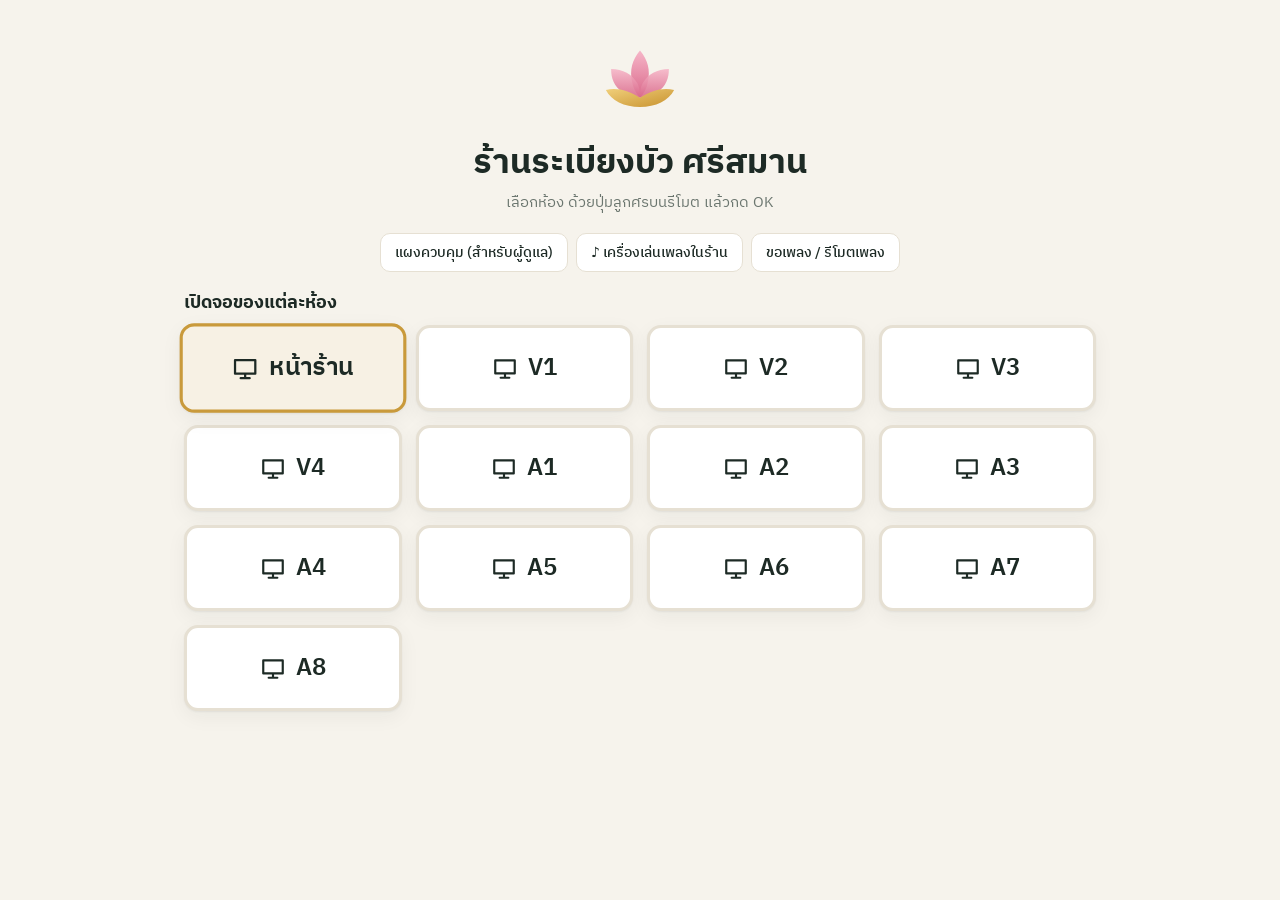
<file: index.html>
<!doctype html>
<html lang="th">
<head>
  <meta charset="utf-8">
  <meta name="viewport" content="width=device-width, initial-scale=1">
  <title>ร้านระเบียงบัว ศรีสมาน — ระบบจอ</title>
  <link rel="preconnect" href="https://fonts.googleapis.com">
  <link rel="preconnect" href="https://fonts.gstatic.com" crossorigin>
  <link href="https://fonts.googleapis.com/css2?family=IBM+Plex+Sans+Thai:wght@400;500;600;700&display=swap" rel="stylesheet">
  <link rel="icon" href="assets/img/lotus.svg" type="image/svg+xml">
  <meta name="theme-color" content="#0e1f1a">
  <link rel="manifest" href="manifest.json">
  <link rel="apple-touch-icon" href="assets/img/icons/apple-touch-icon.png">
  <link rel="stylesheet" href="assets/css/admin.css">
  <style>
    .hero { max-width: 960px; margin: 0 auto; padding: 40px 24px 20px; text-align: center; }
    .hero img { width: 84px; height: 84px; }
    .hero h1 { font-size: 34px; margin-top: 10px; }
    .hero p { color: var(--muted); margin: 8px 0 18px; }
    .resume { max-width: 960px; margin: 0 auto 16px; padding: 0 24px; }
    .resume .banner { justify-content: center; font-size: 18px; }
    h3.sub { max-width: 960px; margin: 0 auto 12px; padding: 0 24px; }
    .tvs { max-width: 960px; margin: 0 auto; padding: 0 24px 48px; display: grid; grid-template-columns: repeat(4, 1fr); gap: 14px; }
    .tvs a {
      padding: 22px 16px; text-decoration: none; color: var(--ink);
      display: flex; gap: 10px; align-items: center; justify-content: center;
      font-size: 24px; font-weight: 600; outline: none; border-width: 3px;
    }
    .tvs a svg { width: 26px; height: 26px; }
    .tvs a:hover, .tvs a:focus { border-color: var(--gold); background: color-mix(in srgb, var(--gold) 14%, var(--surface)); transform: scale(1.04); }
    .tvs a.mine::after { content: 'ห้องนี้'; font-size: 12px; font-weight: 500; color: var(--gold); }
    @media (max-width: 640px) { .tvs { grid-template-columns: repeat(2, 1fr); } }
  </style>
</head>
<body>
  <section class="hero">
    <img src="assets/img/lotus.svg" alt="">
    <h1 id="shop">ร้านระเบียงบัว ศรีสมาน</h1>
    <p>เลือกห้อง ด้วยปุ่มลูกศรบนรีโมต แล้วกด OK</p>
    <div class="row" style="justify-content:center">
      <a class="btn" href="admin.html">แผงควบคุม (สำหรับผู้ดูแล)</a>
      <a class="btn" href="music.html">♪ เครื่องเล่นเพลงในร้าน</a>
      <a class="btn" href="request.html">ขอเพลง / รีโมตเพลง</a>
    </div>
  </section>
  <div class="resume hidden" id="resume"><div class="banner">กำลังเปิดจอห้อง <b id="resumeRoom"></b> ใน <b id="resumeSec">15</b> วินาที — กดปุ่มใดก็ได้เพื่อเลือกห้องอื่น</div></div>
  <h3 class="sub">เปิดจอของแต่ละห้อง</h3>
  <section class="tvs" id="tvs"></section>
  <script src="assets/js/common.js"></script>
  <script>
    // Register the service worker here too, so the start page is installable as an app
    if ('serviceWorker' in navigator && location.protocol !== 'file:') {
      navigator.serviceWorker.register('sw.js').catch(() => {});
    }

    const ROOM_KEY = 'rb_room';
    let saved = null;
    try { saved = localStorage.getItem(ROOM_KEY); } catch (_) {}

    fetch(RB.CONFIG_PATH + '?t=' + Date.now(), { cache: 'no-store' })
      .then(r => r.json()).catch(() => null)
      .then(raw => {
        const cfg = RB.normalize(raw);
        document.getElementById('shop').textContent = cfg.shop.name;
        const box = document.getElementById('tvs');
        box.innerHTML = cfg.screens.concat(cfg.rooms).map(r =>
          `<a class="card${String(r.id) === saved ? ' mine' : ''}" href="tv.html?room=${encodeURIComponent(r.id)}"><svg viewBox="0 0 24 24"><path d="M3 5h18v12H3z M8 21h8 M12 17v4"/></svg>${RB.esc(r.name)}</a>`
        ).join('');
        const tiles = [...box.querySelectorAll('a')];
        (box.querySelector('.mine') || tiles[0]).focus();

        // TV remote: arrow keys move between tiles (browsers on Android boxes have no spatial navigation)
        document.addEventListener('keydown', e => {
          const i = tiles.indexOf(document.activeElement);
          const cols = getComputedStyle(box).gridTemplateColumns.split(' ').length;
          const step = { ArrowRight: 1, ArrowLeft: -1, ArrowDown: cols, ArrowUp: -cols }[e.key];
          if (step === undefined) return;
          e.preventDefault();
          const next = tiles[Math.min(tiles.length - 1, Math.max(0, (i < 0 ? 0 : i + step)))];
          next.focus();
        });

        // Remembered room: open it automatically, unless we got here with the Back button
        const nav = performance.getEntriesByType('navigation')[0];
        const cameBack = nav && nav.type === 'back_forward';
        const room = saved && cfg.rooms.find(r => String(r.id) === saved);
        if (!room || cameBack || location.search.includes('pick')) return;
        document.getElementById('resume').classList.remove('hidden');
        document.getElementById('resumeRoom').textContent = room.name;
        let sec = 15;
        const t = setInterval(() => {
          sec--;
          document.getElementById('resumeSec').textContent = sec;
          if (sec <= 0) { clearInterval(t); location.href = 'tv.html?room=' + encodeURIComponent(room.id); }
        }, 1000);
        const cancel = () => { clearInterval(t); document.getElementById('resume').classList.add('hidden'); };
        document.addEventListener('keydown', cancel, { once: true });
        document.addEventListener('pointerdown', cancel, { once: true });
      });
  </script>
</body>
</html>
</file>
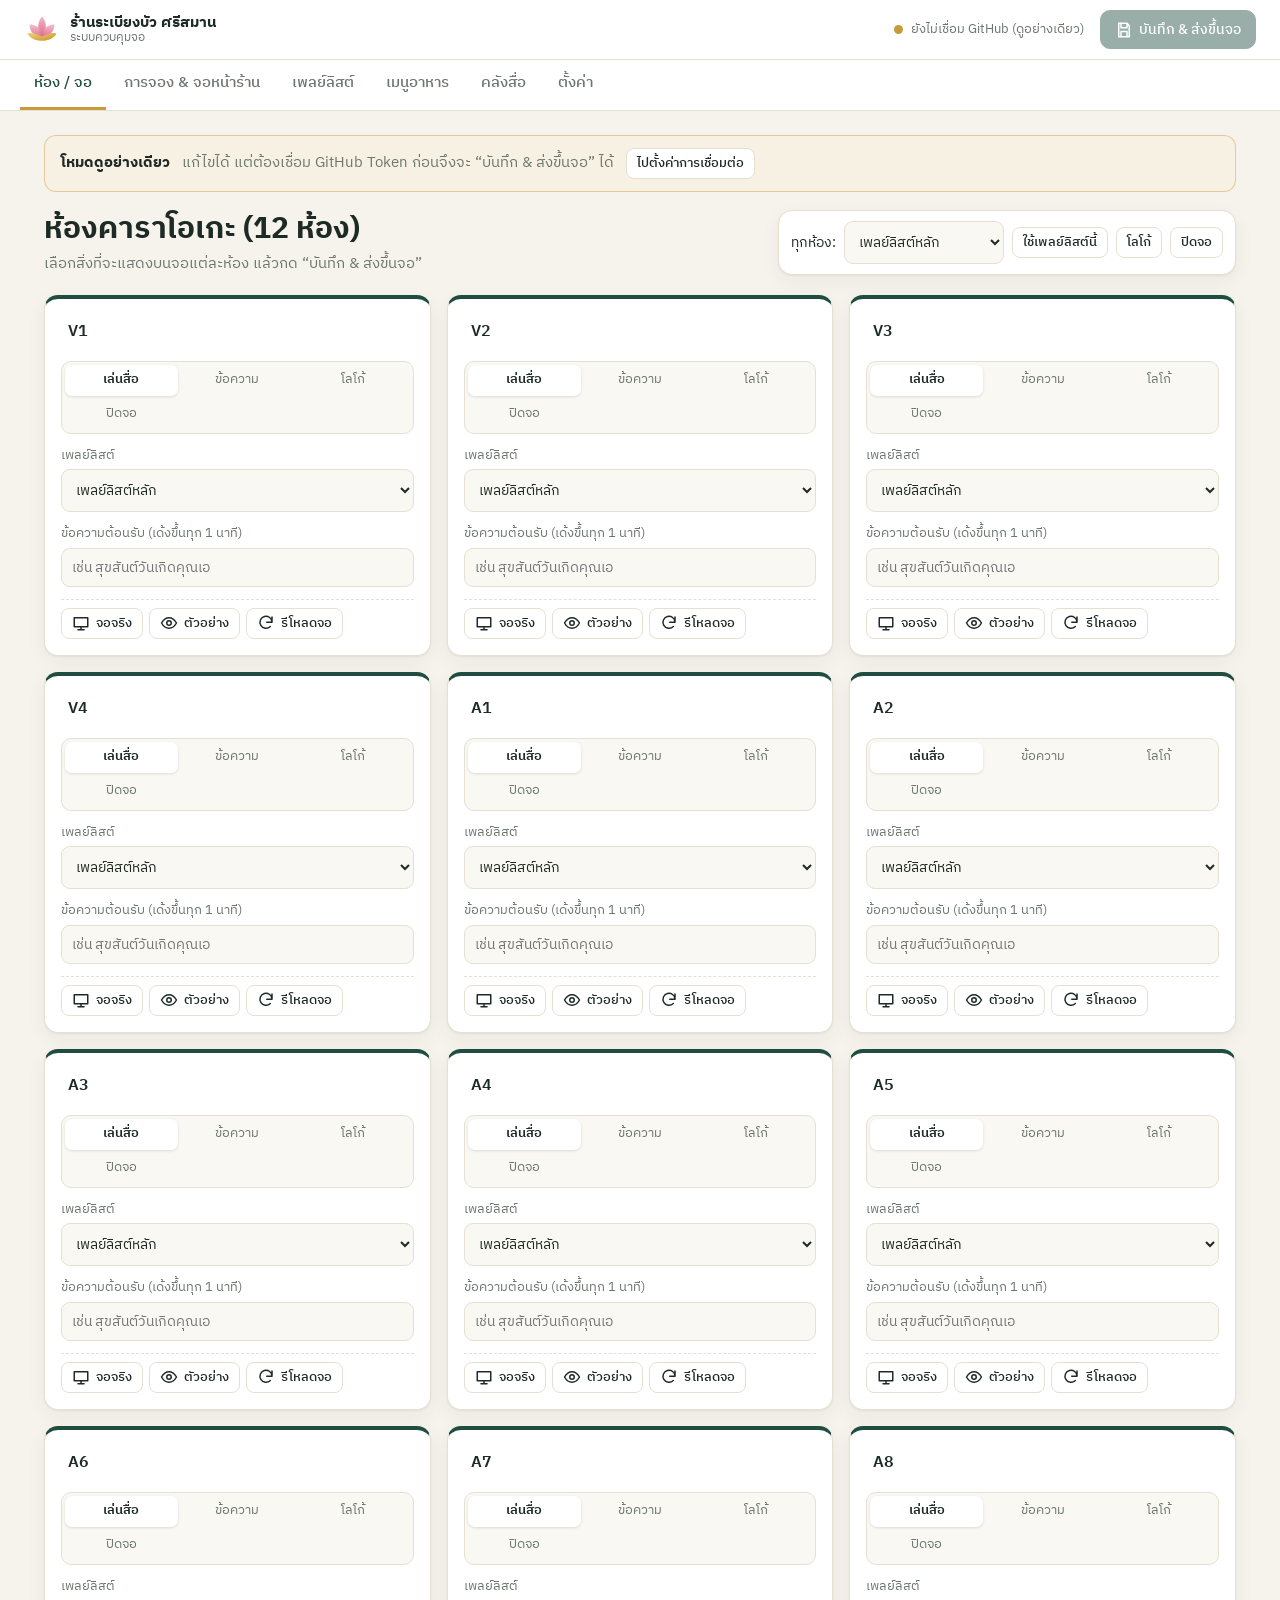
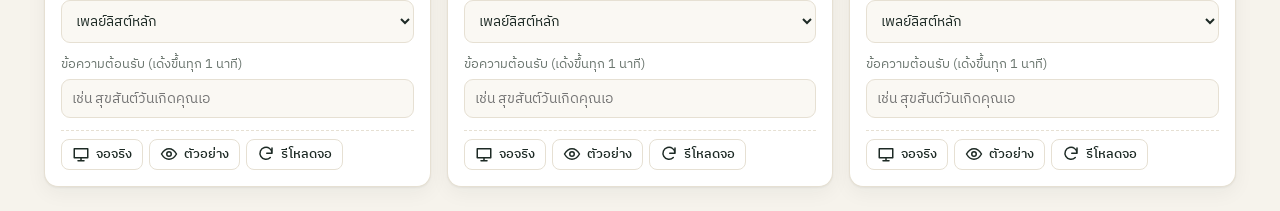
<file: admin.html>
<!doctype html>
<html lang="th">
<head>
  <meta charset="utf-8">
  <meta name="viewport" content="width=device-width, initial-scale=1">
  <title>แผงควบคุมจอ — ร้านระเบียงบัว ศรีสมาน</title>
  <link rel="preconnect" href="https://fonts.googleapis.com">
  <link rel="preconnect" href="https://fonts.gstatic.com" crossorigin>
  <link href="https://fonts.googleapis.com/css2?family=IBM+Plex+Sans+Thai:wght@400;500;600;700&display=swap" rel="stylesheet">
  <link rel="icon" href="assets/img/lotus.svg" type="image/svg+xml">
  <link rel="stylesheet" href="assets/css/admin.css">
</head>
<body>
  <header class="topbar">
    <a class="brand" href="./"><img src="assets/img/lotus.svg" alt=""><span><b id="brandName">ร้านระเบียงบัว ศรีสมาน</b><small>ระบบควบคุมจอ</small></span></a>
    <div class="conn" id="conn"><span class="dot"></span><span id="connText">กำลังโหลด…</span></div>
    <button class="btn primary save" id="saveBtn" data-act="save" disabled>
      <svg viewBox="0 0 24 24"><path d="M5 3h11l3 3v15H5z M8 3v6h8V3 M8 21v-7h8v7"/></svg>
      <span id="saveText">บันทึก &amp; ส่งขึ้นจอ</span>
    </button>
  </header>

  <nav class="tabs" id="tabs">
    <button data-tab="rooms" class="on">ห้อง / จอ</button>
    <button data-tab="bookings">การจอง &amp; จอหน้าร้าน</button>
    <button data-tab="playlists">เพลย์ลิสต์</button>
    <button data-tab="menu">เมนูอาหาร</button>
    <button data-tab="media">คลังสื่อ</button>
    <button data-tab="settings">ตั้งค่า</button>
  </nav>

  <main id="view" class="view"></main>

  <div id="modal" class="modal hidden" role="dialog" aria-modal="true"><div class="modal-box" id="modalBox"></div></div>
  <div id="progress" class="progress hidden"><div class="spinner"></div><div id="progressText"></div></div>
  <div id="toast" class="toast"></div>
  <input type="file" id="fileInput" accept="image/*,video/mp4,video/webm" multiple hidden>

  <script src="assets/js/common.js"></script>
  <script src="assets/js/github.js"></script>
  <script src="assets/js/server.js"></script>
  <script src="assets/js/admin.js"></script>
</body>
</html>
</file>
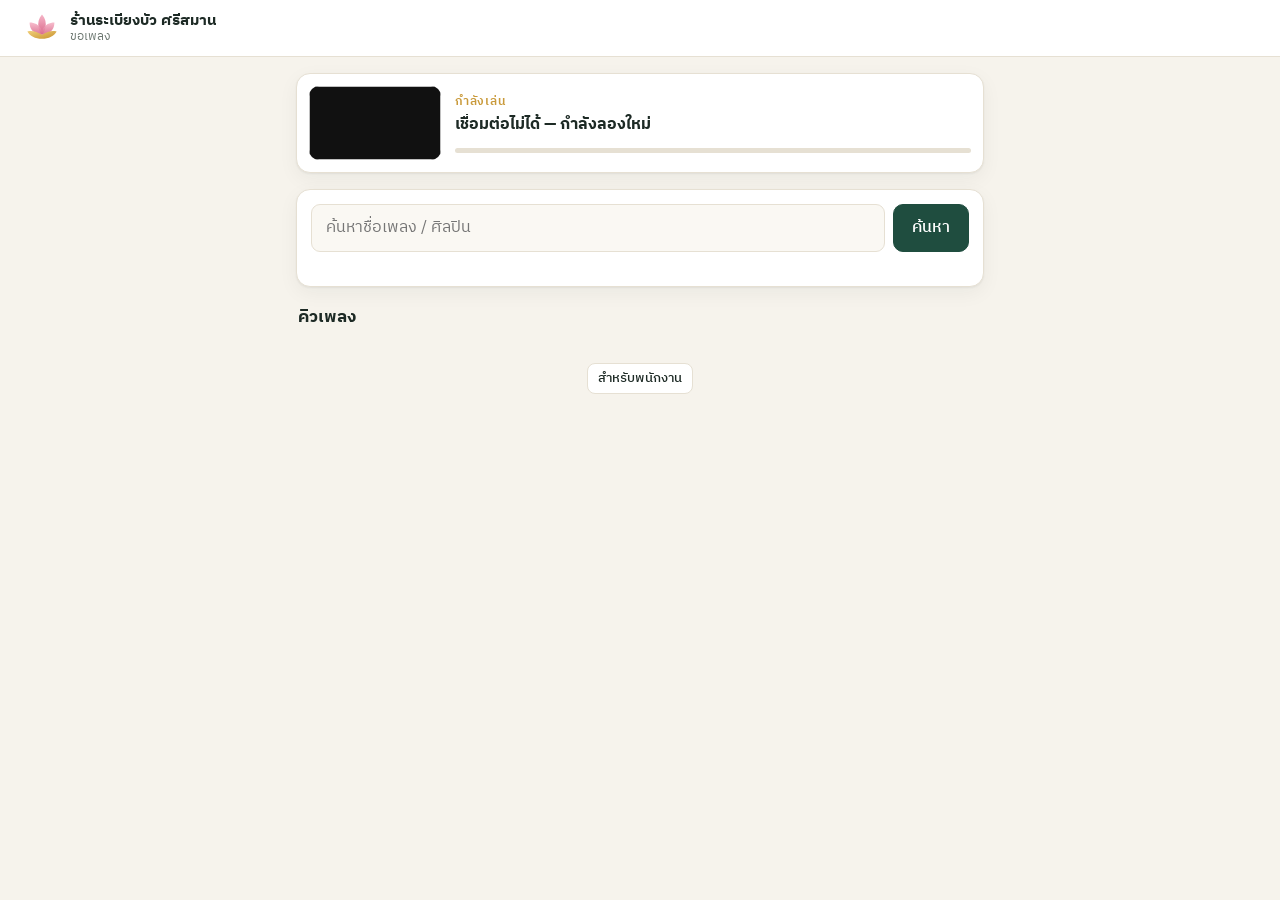
<file: request.html>
<!doctype html>
<html lang="th">
<head>
  <meta charset="utf-8">
  <meta name="viewport" content="width=device-width, initial-scale=1">
  <meta name="theme-color" content="#1f4d3f">
  <title>ขอเพลง — ร้านระเบียงบัว ศรีสมาน</title>
  <link rel="preconnect" href="https://fonts.googleapis.com">
  <link rel="preconnect" href="https://fonts.gstatic.com" crossorigin>
  <link href="https://fonts.googleapis.com/css2?family=IBM+Plex+Sans+Thai:wght@400;500;600;700&display=swap" rel="stylesheet">
  <link rel="icon" href="assets/img/lotus.svg" type="image/svg+xml">
  <link rel="manifest" href="request-manifest.json">
  <link rel="apple-touch-icon" href="assets/img/icons/apple-touch-icon.png">
  <meta name="apple-mobile-web-app-capable" content="yes">
  <meta name="mobile-web-app-capable" content="yes">
  <meta name="apple-mobile-web-app-title" content="ขอเพลง">
  <link rel="stylesheet" href="assets/css/admin.css">
  <link rel="stylesheet" href="assets/css/request.css">
</head>
<body>
  <header class="topbar">
    <a class="brand" href="request.html"><img src="assets/img/lotus.svg" alt=""><span><b id="shop">ร้านระเบียงบัว ศรีสมาน</b><small>ขอเพลง</small></span></a>
    <button class="btn small hidden" id="installBtn" data-act="install">📲 ติดตั้งแอป</button>
    <button class="btn small hidden" id="meBtn" data-act="profile"></button>
  </header>

  <main class="rq">
    <section class="card now-card" id="nowCard">
      <img id="nowThumb" alt="">
      <div class="now-info">
        <small id="nowLabel">กำลังเล่น</small>
        <b id="nowTitle">กำลังโหลด…</b>
        <span id="nowBy" class="muted small-text"></span>
        <div class="pbar"><i id="nowBar"></i></div>
      </div>
    </section>

    <section class="card staff-ctl hidden" id="staffCtl">
      <button class="btn" data-act="toggle" id="playBtn">⏸ หยุด</button>
      <button class="btn" data-act="skip">⏭ ข้าม</button>
      <label class="vol">🔈<input type="range" min="0" max="100" step="5" id="vol"><span id="volText"></span></label>
      <span class="small-text" id="playerState"></span>
    </section>

    <div class="banner warn hidden" id="closed">ตอนนี้ปิดรับขอเพลงชั่วคราว</div>

    <section class="card search-card" id="searchCard">
      <form id="searchForm" class="search-row">
        <input id="q" type="search" enterkeyhint="search" autocomplete="off" placeholder="ค้นหาชื่อเพลง / ศิลปิน">
        <button class="btn primary" type="submit">ค้นหา</button>
      </form>
      <p class="small-text muted hint" id="hint"></p>
      <div id="results" class="results"></div>
    </section>

    <section class="card lib-card hidden" id="libCard">
      <button class="lib-head" data-act="libToggle" id="libHead">
        <span>📁 รายชื่อเพลงในร้าน <small class="muted" id="libCount"></small></span><span class="lib-arrow" id="libArrow">ดูทั้งหมด ▾</span>
      </button>
      <div id="libBody" class="hidden">
        <div id="libList" class="lib-list"></div>
        <button class="btn hidden" data-act="libMore" id="libMore">โหลดเพิ่ม</button>
      </div>
    </section>

    <section>
      <h3 class="sec-title">คิวเพลง <small class="muted" id="qCount"></small></h3>
      <ol id="queue" class="qlist"></ol>
    </section>

    <section id="histSec" class="hidden">
      <h3 class="sec-title">เพิ่งเล่นไป</h3>
      <ol id="history" class="qlist hist"></ol>
    </section>

    <section class="card staff-set hidden" id="staffSet"></section>

    <footer class="rq-foot">
      <button class="btn small" data-act="staff" id="staffBtn">สำหรับพนักงาน</button>
    </footer>
  </main>

  <div id="modal" class="modal hidden" role="dialog" aria-modal="true"><div class="modal-box rq-modal" id="modalBox"></div></div>
  <div id="toast" class="toast"></div>

  <script src="assets/js/common.js"></script>
  <script src="assets/js/jukebox.js"></script>
  <script src="assets/js/request.js"></script>
</body>
</html>
</file>
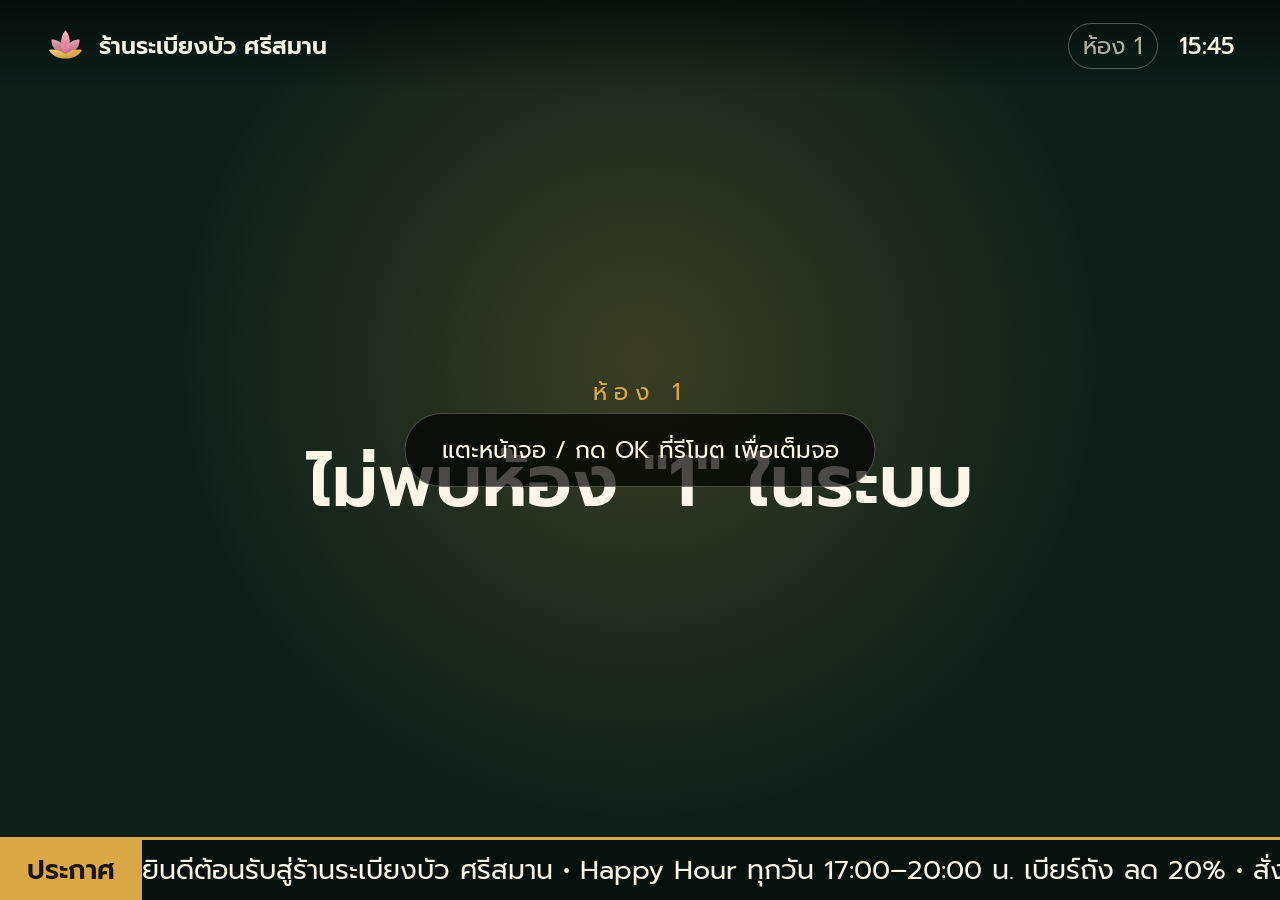
<file: tv.html>
<!doctype html>
<html lang="th">
<head>
  <meta charset="utf-8">
  <meta name="viewport" content="width=device-width, initial-scale=1">
  <meta name="theme-color" content="#0e1f1a">
  <title>ร้านระเบียงบัว ศรีสมาน TV</title>
  <link rel="preconnect" href="https://fonts.googleapis.com">
  <link rel="preconnect" href="https://fonts.gstatic.com" crossorigin>
  <link href="https://fonts.googleapis.com/css2?family=Prompt:wght@300;400;500;600;700&display=swap" rel="stylesheet">
  <link rel="icon" href="assets/img/lotus.svg" type="image/svg+xml">
  <link rel="manifest" href="manifest.json">
  <link rel="apple-touch-icon" href="assets/img/icons/apple-touch-icon.png">
  <link rel="stylesheet" href="assets/css/tv.css">
</head>
<body>
  <main id="stage" aria-live="polite"></main>

  <div id="screen" class="screen hidden"></div>
  <aside id="board" class="board hidden"></aside>

  <header id="hud">
    <div class="hud-brand"><img id="hudLogo" alt=""><span id="hudShop"></span></div>
    <div class="hud-right"><span id="hudRoom"></span><span id="hudClock"></span></div>
  </header>

  <a id="homeBtn" href="./?pick" aria-label="กลับหน้าแรก (เลือกห้อง)"><svg viewBox="0 0 24 24" aria-hidden="true"><path d="M3 11l9-7 9 7 M5 9.5V20h5v-6h4v6h5V9.5"/></svg>หน้าแรก</a>

  <section id="welcome" class="welcome">
    <span class="welcome-label">ยินดีต้อนรับ</span>
    <span id="welcomeText" class="welcome-text"></span>
  </section>

  <footer id="ticker"><div class="ticker-label">ประกาศ</div><div class="ticker-window"><span id="tickerText"></span></div></footer>

  <div id="singHint" class="hidden">กดปุ่มใดก็ได้บนรีโมต เพื่อเริ่มร้องเพลง</div>
  <div id="tapHint">แตะหน้าจอ / กด OK ที่รีโมต เพื่อเต็มจอ</div>
  <div id="netStatus" class="hidden">ออฟไลน์ — แสดงข้อมูลล่าสุด</div>

  <script src="assets/js/common.js"></script>
  <script src="assets/js/tv.js"></script>
</body>
</html>
</file>
<file: assets/css/admin.css>
:root {
  --bg: #f6f3ec;
  --surface: #ffffff;
  --surface-2: #faf8f3;
  --ink: #1d2a25;
  --muted: #6b766f;
  --line: #e6e0d3;
  --brand: #1f4d3f;
  --brand-ink: #ffffff;
  --gold: #c99a3b;
  --lotus: #d9688a;
  --danger: #c0392b;
  --ok: #2f8f5b;
  --radius: 14px;
  --shadow: 0 1px 2px rgba(29, 42, 37, .06), 0 6px 20px rgba(29, 42, 37, .05);
}
@media (prefers-color-scheme: dark) {
  :root:not([data-theme="light"]) {
    --bg: #0f1714; --surface: #17211d; --surface-2: #1c2823; --ink: #ecf0ec; --muted: #9aa69f;
    --line: #2a3832; --brand: #3f8f74; --gold: #e0b45a; --shadow: 0 1px 2px rgba(0,0,0,.3);
  }
}

* { box-sizing: border-box; }
html, body { margin: 0; }
body {
  background: var(--bg); color: var(--ink);
  font: 15px/1.5 'IBM Plex Sans Thai', 'Noto Sans Thai', system-ui, sans-serif;
  -webkit-font-smoothing: antialiased;
}
.hidden { display: none !important; }
h1, h2, h3 { margin: 0; line-height: 1.25; }
a { color: var(--brand); }
svg { width: 18px; height: 18px; fill: none; stroke: currentColor; stroke-width: 2; stroke-linecap: round; stroke-linejoin: round; flex: none; }

/* ---------- top bar & tabs ---------- */
.topbar {
  position: sticky; top: 0; z-index: 30;
  display: flex; align-items: center; gap: 16px;
  padding: 10px 24px; background: var(--surface); border-bottom: 1px solid var(--line);
}
.brand { display: flex; align-items: center; gap: 10px; text-decoration: none; color: var(--ink); margin-right: auto; }
.brand img { width: 36px; height: 36px; }
.brand span { display: flex; flex-direction: column; line-height: 1.15; }
.brand small { color: var(--muted); font-size: 12px; }
.conn { display: flex; align-items: center; gap: 8px; font-size: 13px; color: var(--muted); }
.conn .dot { width: 9px; height: 9px; border-radius: 50%; background: #bbb; }
.conn.ok .dot { background: var(--ok); }
.conn.warn .dot { background: var(--gold); }
.conn.err .dot { background: var(--danger); }

.tabs {
  position: sticky; top: 57px; z-index: 25;
  display: flex; gap: 4px; padding: 0 20px; overflow-x: auto;
  background: var(--surface); border-bottom: 1px solid var(--line);
}
.tabs button {
  border: 0; background: none; font: inherit; color: var(--muted); cursor: pointer;
  padding: 12px 14px; border-bottom: 3px solid transparent; white-space: nowrap; font-weight: 500;
}
.tabs button.on { color: var(--brand); border-bottom-color: var(--gold); }

.view { max-width: 1240px; margin: 0 auto; padding: 24px; }

/* ---------- generic ---------- */
.btn {
  display: inline-flex; align-items: center; gap: 6px; justify-content: center;
  font: inherit; font-size: 14px; font-weight: 500; cursor: pointer;
  padding: 8px 14px; border-radius: 10px; border: 1px solid var(--line);
  background: var(--surface); color: var(--ink); text-decoration: none; white-space: nowrap;
}
.btn:hover { border-color: var(--muted); }
.btn.primary { background: var(--brand); color: var(--brand-ink); border-color: var(--brand); }
.btn.primary:disabled { opacity: .45; cursor: default; }
.btn.gold { background: var(--gold); border-color: var(--gold); color: #241a05; }
.btn.danger { color: var(--danger); }
.btn.small { padding: 5px 10px; font-size: 13px; border-radius: 8px; }
.btn.icon { padding: 6px; }
.save { position: relative; }
.save.dirty::after {
  content: ''; position: absolute; top: -4px; right: -4px; width: 12px; height: 12px;
  border-radius: 50%; background: var(--lotus); border: 2px solid var(--surface);
}

.card { background: var(--surface); border: 1px solid var(--line); border-radius: var(--radius); box-shadow: var(--shadow); }
.page-head { display: flex; flex-wrap: wrap; align-items: flex-end; justify-content: space-between; gap: 16px; margin-bottom: 20px; }
.page-head p { margin: 4px 0 0; color: var(--muted); }
.row { display: flex; flex-wrap: wrap; gap: 8px; align-items: center; }
.muted { color: var(--muted); }
.small-text { font-size: 13px; }

label.f { display: flex; flex-direction: column; gap: 4px; font-size: 13px; color: var(--muted); }
input, select, textarea {
  font: inherit; font-size: 14px; color: var(--ink);
  padding: 8px 10px; border: 1px solid var(--line); border-radius: 9px; background: var(--surface-2);
  width: 100%; min-width: 0;
}
input:focus, select:focus, textarea:focus { outline: 2px solid color-mix(in srgb, var(--gold) 55%, transparent); border-color: var(--gold); }
input[type=checkbox] { width: auto; accent-color: var(--brand); }
input[type=color] { padding: 2px; height: 38px; }
textarea { resize: vertical; }
.check { display: inline-flex; gap: 6px; align-items: center; font-size: 13px; color: var(--ink); cursor: pointer; }

.banner {
  display: flex; gap: 12px; align-items: center; flex-wrap: wrap;
  padding: 12px 16px; margin-bottom: 18px; border-radius: 12px;
  background: color-mix(in srgb, var(--gold) 14%, var(--surface)); border: 1px solid color-mix(in srgb, var(--gold) 45%, transparent);
}
.banner.warn {
  color: var(--danger); font-weight: 600;
  background: color-mix(in srgb, var(--danger) 9%, var(--surface)); border-color: color-mix(in srgb, var(--danger) 55%, transparent);
}
/* the same room booked twice in one session */
.bk-table tr.dup td { background: color-mix(in srgb, var(--danger) 8%, transparent); }
.bk-table tr.dup select[data-path$=".room"], .bk-table tr.dup select[data-path$=".session"] { border-color: var(--danger); box-shadow: 0 0 0 2px color-mix(in srgb, var(--danger) 25%, transparent); }

/* ---------- rooms ---------- */
.bulk { display: flex; flex-wrap: wrap; gap: 8px; align-items: center; padding: 10px 12px; font-size: 14px; }
.bulk select { width: auto; }
.rooms-grid { display: grid; grid-template-columns: repeat(auto-fill, minmax(300px, 1fr)); gap: 16px; }
.room { padding: 16px; display: flex; flex-direction: column; gap: 12px; border-top: 4px solid var(--brand); }
.room.mode-message { border-top-color: var(--lotus); }
.room.mode-logo { border-top-color: var(--gold); }
.room.mode-off { border-top-color: #888; opacity: .85; }
.room.mode-karaoke { border-top-color: #5b4bb7; }
.room.mode-auto { border-top-color: #2f8f5b; }
.room-top { display: flex; gap: 8px; align-items: center; }
.room-name { font-weight: 600; font-size: 16px; background: transparent; border-color: transparent; padding: 4px 6px; }
.room-name:hover { border-color: var(--line); }
.seg { display: grid; grid-template-columns: repeat(3, 1fr); background: var(--surface-2); border: 1px solid var(--line); border-radius: 10px; padding: 3px; gap: 3px; }
.seg button { border: 0; background: none; font: inherit; font-size: 12.5px; padding: 6px 2px; border-radius: 7px; cursor: pointer; color: var(--muted); }
.seg button.on { background: var(--surface); color: var(--ink); font-weight: 600; box-shadow: 0 1px 3px rgba(0,0,0,.12); }
.chips { display: flex; flex-wrap: wrap; gap: 6px; }
.chip { font: inherit; font-size: 12px; padding: 3px 10px; border-radius: 99px; border: 1px dashed var(--line); background: none; color: var(--muted); cursor: pointer; }
.chip:hover { color: var(--ink); border-color: var(--muted); }
.bk-line { font-size: 12.5px; padding: 5px 10px; border-radius: 8px; background: color-mix(in srgb, var(--lotus) 12%, transparent); }
.room.mode-lobby, .room.mode-bookings { border-top-color: var(--lotus); }
.room-actions { display: flex; flex-wrap: wrap; gap: 6px; margin-top: auto; padding-top: 8px; border-top: 1px dashed var(--line); }

/* ---------- playlists ---------- */
.split { display: grid; grid-template-columns: 260px 1fr; gap: 20px; align-items: start; }
.pl-list { padding: 8px; display: flex; flex-direction: column; gap: 4px; position: sticky; top: 120px; }
.pl-list button.item {
  text-align: left; font: inherit; border: 0; background: none; padding: 10px 12px; border-radius: 9px; cursor: pointer; color: var(--ink);
  display: flex; flex-direction: column;
}
.pl-list button.item small { color: var(--muted); }
.pl-list button.item.on { background: color-mix(in srgb, var(--brand) 12%, transparent); }
.pl-editor { padding: 18px; display: flex; flex-direction: column; gap: 14px; }
.pl-items { display: flex; flex-direction: column; gap: 10px; }
.pl-item {
  display: grid; grid-template-columns: 34px 96px 1fr auto; gap: 12px; align-items: start;
  padding: 12px; border: 1px solid var(--line); border-radius: 12px; background: var(--surface-2);
}
.pl-item.off { opacity: .5; }
.pl-item .num { font-weight: 700; color: var(--muted); text-align: center; padding-top: 6px; }
.pl-item .fields { display: grid; grid-template-columns: repeat(auto-fill, minmax(150px, 1fr)); gap: 8px; }
.pl-item .fields .wide { grid-column: 1 / -1; }
.pl-item .tools { display: flex; flex-direction: column; gap: 4px; }
.type-badge { display: inline-block; font-size: 11px; font-weight: 600; padding: 2px 8px; border-radius: 99px; background: var(--brand); color: #fff; margin-bottom: 4px; }
.type-badge.video { background: #5b4bb7; }
.type-badge.menu { background: var(--gold); color: #241a05; }
.type-badge.promo { background: var(--lotus); }

.thumb {
  width: 96px; aspect-ratio: 16/9; border-radius: 8px; overflow: hidden; border: 1px solid var(--line);
  background: repeating-conic-gradient(var(--surface-2) 0 25%, var(--surface) 0 50%) 0 0 / 12px 12px;
  display: flex; align-items: center; justify-content: center; font-size: 11px; color: var(--muted); text-align: center;
  cursor: pointer; padding: 0; font-family: inherit;
}
.thumb img, .thumb video { width: 100%; height: 100%; object-fit: cover; display: block; }
.thumb.promo-prev { flex-direction: column; color: #fff; font-weight: 600; padding: 4px; line-height: 1.15; background: #1f4d3f; background-size: cover; background-position: center; text-shadow: 0 1px 3px rgba(0,0,0,.6); }
.add-row { display: flex; flex-wrap: wrap; gap: 8px; padding: 12px; border: 2px dashed var(--line); border-radius: 12px; justify-content: center; }

/* ---------- media ---------- */
.drop {
  border: 2px dashed var(--line); border-radius: var(--radius); padding: 28px; text-align: center;
  background: var(--surface); color: var(--muted); margin-bottom: 20px; cursor: pointer; transition: .15s;
}
.drop.over { border-color: var(--gold); background: color-mix(in srgb, var(--gold) 10%, var(--surface)); color: var(--ink); }
.drop b { color: var(--ink); }
.media-grid { display: grid; grid-template-columns: repeat(auto-fill, minmax(190px, 1fr)); gap: 14px; }
.media-card { overflow: hidden; display: flex; flex-direction: column; }
.media-card .pv { aspect-ratio: 16/9; background: #111; position: relative; }
.media-card .pv img, .media-card .pv video { width: 100%; height: 100%; object-fit: cover; display: block; }
.media-card .pv .kind { position: absolute; top: 6px; left: 6px; font-size: 11px; padding: 1px 8px; border-radius: 99px; background: rgba(0,0,0,.6); color: #fff; }
.media-card .pv .pending { position: absolute; top: 6px; right: 6px; font-size: 11px; padding: 1px 8px; border-radius: 99px; background: var(--lotus); color: #fff; }
.media-card .meta { padding: 10px; display: flex; flex-direction: column; gap: 6px; }
.media-card .meta input { padding: 5px 8px; }

/* ---------- menu ---------- */
.cat { padding: 16px; margin-bottom: 18px; }
.cat-head { display: flex; gap: 8px; align-items: center; margin-bottom: 12px; }
.cat-head input { font-weight: 600; font-size: 17px; }
.menu-table { width: 100%; border-collapse: collapse; }
.menu-table th { text-align: left; font-size: 12px; font-weight: 500; color: var(--muted); padding: 4px 6px; }
.menu-table td { padding: 5px 6px; border-top: 1px solid var(--line); vertical-align: middle; }
.menu-table .thumb { width: 64px; }
.menu-table .price { width: 100px; }
.menu-table .tagc { width: 120px; }
.menu-table tr.na td { opacity: .5; }

/* ---------- settings ---------- */
.settings-grid { display: grid; grid-template-columns: repeat(auto-fit, minmax(340px, 1fr)); gap: 18px; }
.settings-grid .card { padding: 18px; display: flex; flex-direction: column; gap: 12px; }
.settings-grid h2 { font-size: 17px; }
.grid2 { display: grid; grid-template-columns: 1fr 1fr; gap: 10px; }
.grid3 { display: grid; grid-template-columns: repeat(3, 1fr); gap: 10px; }
.url-list { display: flex; flex-direction: column; gap: 6px; max-height: 360px; overflow: auto; }
.url-list .u { display: flex; gap: 8px; align-items: center; font-size: 13px; }
.url-list code { flex: 1; overflow: hidden; text-overflow: ellipsis; white-space: nowrap; background: var(--surface-2); padding: 4px 8px; border-radius: 6px; }

/* ---------- modal / toast / progress ---------- */
.modal { position: fixed; inset: 0; z-index: 50; background: rgba(10, 16, 14, .55); display: flex; align-items: center; justify-content: center; padding: 16px; }
.modal-box { background: var(--surface); border-radius: 16px; width: min(900px, 100%); max-height: 86vh; display: flex; flex-direction: column; overflow: hidden; }
.modal-head { display: flex; align-items: center; gap: 10px; padding: 14px 18px; border-bottom: 1px solid var(--line); }
.modal-head h3 { margin-right: auto; }
.modal-body { padding: 16px 18px; overflow: auto; }
.pick-grid { display: grid; grid-template-columns: repeat(auto-fill, minmax(150px, 1fr)); gap: 10px; }
.pick-grid button { border: 2px solid transparent; padding: 0; background: var(--surface-2); border-radius: 10px; overflow: hidden; cursor: pointer; font: inherit; font-size: 12px; text-align: left; color: var(--ink); }
.pick-grid button:hover { border-color: var(--gold); }
.pick-grid .pv { aspect-ratio: 16/9; background: #111; }
.pick-grid .pv img, .pick-grid .pv video { width: 100%; height: 100%; object-fit: cover; display: block; }
.pick-grid span { display: block; padding: 6px 8px; white-space: nowrap; overflow: hidden; text-overflow: ellipsis; }

.toast {
  position: fixed; left: 50%; bottom: 24px; transform: translate(-50%, 20px); opacity: 0; z-index: 60;
  background: var(--ink); color: var(--bg); padding: 10px 18px; border-radius: 10px; font-size: 14px;
  transition: .25s; pointer-events: none; max-width: calc(100% - 32px);
}
.toast.on { opacity: 1; transform: translate(-50%, 0); }
.progress { position: fixed; inset: 0; z-index: 70; background: rgba(10,16,14,.55); display: flex; flex-direction: column; gap: 14px; align-items: center; justify-content: center; color: #fff; }
.spinner { width: 42px; height: 42px; border: 4px solid rgba(255,255,255,.25); border-top-color: var(--gold); border-radius: 50%; animation: spin 1s linear infinite; }
@keyframes spin { to { transform: rotate(360deg); } }
.empty { padding: 40px; text-align: center; color: var(--muted); }

/* ---------- responsive ---------- */
@media (max-width: 860px) {
  .split { grid-template-columns: 1fr; }
  .pl-list { position: static; flex-direction: row; overflow-x: auto; }
  .pl-list button.item { white-space: nowrap; }
}
@media (max-width: 640px) {
  .topbar { padding: 10px 16px; gap: 10px; }
  .conn #connText { display: none; }
  #saveText { display: none; }
  .tabs { top: 57px; padding: 0 8px; }
  .view { padding: 16px; }
  .pl-item { grid-template-columns: 1fr; }
  .pl-item .num { display: none; }
  .pl-item .tools { flex-direction: row; }
  .menu-table thead { display: none; }
  .menu-table tr { display: grid; grid-template-columns: 64px 1fr 1fr; gap: 6px; padding: 8px 0; border-top: 1px solid var(--line); }
  .menu-table td { border: 0; padding: 0; }
  .menu-table .price, .menu-table .tagc { width: auto; }
  .grid3 { grid-template-columns: 1fr; }
}
</file>
<file: assets/css/request.css>
/* request.html: guest song requests and staff remote (on top of admin.css) */
.rq { max-width: 720px; margin: 0 auto; padding: 16px 16px 40px; display: flex; flex-direction: column; gap: 16px; }

.now-card { display: grid; grid-template-columns: 132px 1fr; gap: 14px; padding: 12px; align-items: center; }
.now-card img { width: 100%; aspect-ratio: 16/9; object-fit: cover; border-radius: 10px; background: #111; }
.now-info { display: flex; flex-direction: column; gap: 3px; min-width: 0; }
.now-info small { color: var(--gold); font-weight: 600; font-size: 12px; letter-spacing: .06em; }
.now-info b { font-size: 16px; line-height: 1.35; display: -webkit-box; -webkit-line-clamp: 2; -webkit-box-orient: vertical; overflow: hidden; }
.pbar { height: 5px; border-radius: 99px; background: var(--line); overflow: hidden; margin-top: 6px; }
.pbar i { display: block; height: 100%; width: 0; background: linear-gradient(90deg, var(--gold), var(--lotus)); transition: width 1s linear; }

.staff-ctl { display: flex; flex-wrap: wrap; gap: 10px; align-items: center; padding: 12px; }
.staff-ctl .btn { font-size: 16px; padding: 10px 16px; }
.vol { display: flex; align-items: center; gap: 8px; flex: 1; min-width: 180px; }
.vol input { flex: 1; padding: 0; accent-color: var(--brand); }
.vol span { min-width: 34px; text-align: right; font-variant-numeric: tabular-nums; }

.banner.warn { background: color-mix(in srgb, var(--gold) 18%, var(--surface)); border-color: var(--gold); }

.search-card { padding: 14px; display: flex; flex-direction: column; gap: 10px; }
.search-row { display: flex; gap: 8px; }
.search-row input { flex: 1; font-size: 16px; padding: 11px 14px; }
.search-row .btn { font-size: 16px; padding: 10px 18px; }
.hint { margin: 0; }
.results { display: flex; flex-direction: column; gap: 8px; }
.res { display: grid; grid-template-columns: 112px 1fr auto; gap: 10px; align-items: center; padding: 6px; border-radius: 12px; border: 1px solid var(--line); background: var(--surface-2); }
.res img { width: 100%; aspect-ratio: 16/9; object-fit: cover; border-radius: 8px; background: #111; }
.res .t { min-width: 0; display: flex; flex-direction: column; gap: 2px; }
.res .t b { font-size: 14px; font-weight: 500; line-height: 1.35; display: -webkit-box; -webkit-line-clamp: 2; -webkit-box-orient: vertical; overflow: hidden; }
.res .t span { font-size: 12px; color: var(--muted); }
.res.off { opacity: .55; }

.lib-card { padding: 0; overflow: hidden; }
.lib-head { width: 100%; display: flex; justify-content: space-between; align-items: center; gap: 10px; padding: 16px 18px; background: none; border: 0; font: inherit; font-size: 16px; font-weight: 600; color: inherit; cursor: pointer; text-align: left; }
.lib-arrow { font-size: 13px; font-weight: 500; color: var(--muted); white-space: nowrap; }
#libBody { padding: 0 12px 12px; display: flex; flex-direction: column; gap: 10px; }
#libBody.hidden { display: none; }
.lib-list { display: flex; flex-direction: column; max-height: 60vh; overflow-y: auto; border: 1px solid var(--line); border-radius: 12px; }
.lib-row { display: grid; grid-template-columns: 28px 1fr auto; gap: 10px; align-items: center; padding: 8px 10px; border-bottom: 1px solid var(--line); }
.lib-row:last-child { border-bottom: 0; }
.lib-row .n { color: var(--muted); font-size: 12px; text-align: right; }
.lib-row .t { min-width: 0; display: flex; flex-direction: column; }
.lib-row .t b { font-size: 14px; font-weight: 500; line-height: 1.35; display: -webkit-box; -webkit-line-clamp: 2; -webkit-box-orient: vertical; overflow: hidden; }
.lib-row .t span { font-size: 12px; color: var(--muted); }
.lib-row.queued { opacity: .5; }

.sec-title { font-size: 17px; margin: 4px 2px 10px; }
.qlist { list-style: none; margin: 0; padding: 0; display: flex; flex-direction: column; gap: 8px; }
.qlist li { display: grid; grid-template-columns: 26px 96px 1fr auto; gap: 10px; align-items: center; padding: 8px; border-radius: 12px; background: var(--surface); border: 1px solid var(--line); }
.qlist li.mine { border-color: var(--gold); background: color-mix(in srgb, var(--gold) 9%, var(--surface)); }
.qlist .n { text-align: center; font-weight: 700; color: var(--muted); }
.qlist img { width: 100%; aspect-ratio: 16/9; object-fit: cover; border-radius: 8px; background: #111; }
.qlist .t { min-width: 0; display: flex; flex-direction: column; gap: 2px; }
.qlist .t b { font-size: 14px; font-weight: 500; white-space: nowrap; overflow: hidden; text-overflow: ellipsis; }
.qlist .t span { font-size: 12px; color: var(--muted); }
.qlist .tag { font-size: 11px; font-weight: 600; color: #241a05; background: var(--gold); border-radius: 99px; padding: 1px 8px; margin-left: 4px; }
.qlist .tools { display: flex; gap: 4px; }
.qlist .empty { display: block; text-align: center; color: var(--muted); padding: 24px; border-style: dashed; background: none; }
.qlist.hist li { grid-template-columns: 96px 1fr auto; }
.qlist.hist li img, .qlist.hist li .t { opacity: .8; }

.staff-set { padding: 16px; display: flex; flex-direction: column; gap: 12px; }
.staff-set h2 { font-size: 17px; }
.staff-set .grid3 label.f input { width: 100%; }
.staff-set textarea { font-family: ui-monospace, Consolas, monospace; font-size: 12.5px; }

.rq-foot { display: flex; justify-content: center; gap: 8px; flex-wrap: wrap; padding-top: 8px; }

.rq-modal { width: min(460px, 100%); }
.rq-modal .modal-body { display: flex; flex-direction: column; gap: 12px; }
.rq-modal .pick { display: grid; grid-template-columns: 120px 1fr; gap: 12px; align-items: center; }
.rq-modal .pick img { width: 100%; aspect-ratio: 16/9; object-fit: cover; border-radius: 8px; background: #111; }
.rq-modal .actions { display: flex; gap: 8px; justify-content: flex-end; }
.rq-modal .actions .btn { font-size: 16px; padding: 10px 18px; }

@media (max-width: 520px) {
  .now-card { grid-template-columns: 104px 1fr; }
  .res { grid-template-columns: 96px 1fr; }
  .res .btn { grid-column: 1 / -1; }
  .qlist li { grid-template-columns: 22px 72px 1fr; }
  .qlist.hist li { grid-template-columns: 72px 1fr auto; }
  .qlist .tools { grid-column: 2 / -1; justify-content: flex-end; }
  .staff-set .grid3 { grid-template-columns: 1fr 1fr; }
}

/* install-as-app help (iPhone) */
.rq-modal .steps, .modal-body .steps { margin: 0; padding-left: 22px; line-height: 1.8; }
</file>
<file: assets/css/tv.css>
:root {
  --primary: #d9a845;
  --accent: #e98aa6;
  --bg: #0e1f1a;
  --ink: #fbf6ea;
  --muted: rgba(251, 246, 234, .68);
  --fade: .9s;
  --vw: 1vw;  /* viewport units that follow the rotated page (see html.rot-*) */
  --vh: 1vh;
}

/* ---------- rotation: TV mounted portrait, device outputs landscape ---------- */
html.rot-90, html.rot-270 { --vw: 1vh; --vh: 1vw; }
html.rot-90 body, html.rot-270 body {
  position: fixed; top: 0; left: 0; width: 100vh; height: 100vw; transform-origin: 0 0;
}
html.rot-90 body { transform: translateX(100vw) rotate(90deg); }
html.rot-270 body { transform: translateY(100vh) rotate(-90deg); }

* { box-sizing: border-box; margin: 0; padding: 0; }

html, body {
  width: 100%; height: 100%; overflow: hidden;
  background: var(--bg); color: var(--ink);
  font-family: 'Prompt', 'Noto Sans Thai', system-ui, sans-serif;
  cursor: none; user-select: none;
  -webkit-font-smoothing: antialiased;
}

.hidden { display: none !important; }

/* ---------- stage & slides ---------- */
/* Slides size themselves with container units (cq*) so they also fit the smaller lobby frame;
   vmin/vw values stay first as the fallback for older TV browsers. */
#stage { position: fixed; inset: 0; container-type: size; }

.slide {
  position: absolute; inset: 0; opacity: 0;
  transition: opacity var(--fade) ease;
  overflow: hidden;
  background: var(--bg);
}
.slide.show { opacity: 1; }

/* image */
.s-image .blur {
  position: absolute; inset: -5%;
  background-size: cover; background-position: center;
  filter: blur(40px) brightness(.45) saturate(1.2);
}
.s-image .fg {
  position: absolute; inset: 0; width: 100%; height: 100%;
  object-fit: contain;
}
.s-image.cover .fg { object-fit: cover; }
.slide.show .kenburns { animation: kenburns var(--dur, 12s) ease-out forwards; }
@keyframes kenburns { from { transform: scale(1); } to { transform: scale(1.06); } }

/* video */
.s-video { background: #000; }
.s-video video { position: absolute; inset: 0; width: 100%; height: 100%; object-fit: contain; background: #000; }
.s-video.cover video { object-fit: cover; }

/* promo */
.s-promo { display: flex; align-items: center; justify-content: center; text-align: center; }
.s-promo .bg {
  position: absolute; inset: 0; background-size: cover; background-position: center;
}
.s-promo .shade {
  position: absolute; inset: 0;
  background:
    radial-gradient(ellipse at center, rgba(0,0,0,.25) 0%, rgba(0,0,0,.72) 75%),
    linear-gradient(180deg, rgba(0,0,0,.15), rgba(0,0,0,.55));
}
.s-promo.plain {
  background: var(--bg);
  background:
    radial-gradient(circle at 20% 15%, color-mix(in srgb, var(--slide-color, var(--primary)) 35%, transparent) 0, transparent 45%),
    radial-gradient(circle at 85% 90%, color-mix(in srgb, var(--accent) 28%, transparent) 0, transparent 50%),
    var(--bg);
}
.s-promo .content { position: relative; max-width: 86vw; max-width: 86cqw; padding: 0 4vmin; padding: 0 4cqmin; }
.s-promo .eyebrow {
  display: inline-block; font-size: 2.6vmin; font-size: 2.6cqmin; letter-spacing: .4em; text-transform: uppercase;
  color: var(--slide-color, var(--primary)); margin-bottom: 2.4vmin; margin-bottom: 2.4cqmin;
}
.s-promo h1 {
  font-size: 10vmin; font-size: 10cqmin; line-height: 1.1; font-weight: 700;
  text-shadow: 0 .6vmin 3vmin rgba(0,0,0,.45); text-shadow: 0 .6cqmin 3cqmin rgba(0,0,0,.45);
}
.s-promo p {
  margin-top: 2.6vmin; margin-top: 2.6cqmin; font-size: 4vmin; font-size: 4cqmin; font-weight: 300; color: var(--ink); opacity: .9;
  text-shadow: 0 .3vmin 2vmin rgba(0,0,0,.5); text-shadow: 0 .3cqmin 2cqmin rgba(0,0,0,.5);
}
.s-promo .price {
  display: inline-flex; align-items: baseline; gap: 1vmin; gap: 1cqmin;
  margin-top: 4vmin; margin-top: 4cqmin; padding: 1.6vmin 4vmin; padding: 1.6cqmin 4cqmin; border-radius: 99vmin; border-radius: 99cqmin;
  background: var(--slide-color, var(--primary)); color: #1a1408;
  font-size: 6.5vmin; font-size: 6.5cqmin; font-weight: 700; box-shadow: 0 1.5vmin 4vmin rgba(0,0,0,.35); box-shadow: 0 1.5cqmin 4cqmin rgba(0,0,0,.35);
}
.s-promo .price small { font-size: 3vmin; font-size: 3cqmin; font-weight: 500; }
.slide.show .rise { animation: rise .9s cubic-bezier(.2,.8,.2,1) both; }
.slide.show .rise.d2 { animation-delay: .15s; }
.slide.show .rise.d3 { animation-delay: .3s; }
.slide.show .rise.d4 { animation-delay: .45s; }
@keyframes rise { from { opacity: 0; transform: translateY(3vmin); transform: translateY(3cqmin); } to { opacity: 1; transform: none; } }

/* menu */
.s-menu {
  padding: 11vmin 6vw 13vmin; padding: 11cqmin 6cqw 13cqmin;
  display: flex; flex-direction: column;
  background: var(--bg);
  background:
    radial-gradient(circle at 0% 0%, color-mix(in srgb, var(--primary) 18%, transparent) 0, transparent 40%),
    radial-gradient(circle at 100% 100%, color-mix(in srgb, var(--accent) 14%, transparent) 0, transparent 45%),
    var(--bg);
}
.menu-head { display: flex; align-items: flex-end; justify-content: space-between; gap: 4vmin; gap: 4cqmin; margin-bottom: 3.5vmin; margin-bottom: 3.5cqmin; }
.menu-head h2 { font-size: 7vmin; font-size: 7cqmin; font-weight: 600; line-height: 1; }
.menu-head h2::after {
  content: ''; display: block; width: 10vmin; width: 10cqmin; height: .7vmin; height: .7cqmin; margin-top: 1.8vmin; margin-top: 1.8cqmin;
  background: linear-gradient(90deg, var(--primary), var(--accent)); border-radius: 1vmin; border-radius: 1cqmin;
}
.menu-head .page { color: var(--muted); font-size: 2.6vmin; font-size: 2.6cqmin; }

.menu-grid { flex: 1; display: grid; gap: 2.4vmin; gap: 2.4cqmin; min-height: 0; }
.menu-card {
  position: relative; display: flex; flex-direction: column; min-height: 0;
  background: rgba(255,255,255,.05); border: 1px solid rgba(255,255,255,.08);
  border-radius: 2.2vmin; border-radius: 2.2cqmin; overflow: hidden;
}
.menu-card .ph { flex: 1; min-height: 0; background-size: cover; background-position: center; }
.menu-card .ph.empty {
  display: flex; align-items: center; justify-content: center;
  background: rgba(255,255,255,.08);
  background: linear-gradient(135deg, color-mix(in srgb, var(--primary) 30%, transparent), color-mix(in srgb, var(--accent) 22%, transparent));
  font-size: 9vmin; font-size: 9cqmin; font-weight: 700; color: rgba(255,255,255,.35);
}
.menu-card .info { padding: 1.8vmin 2.2vmin 2vmin; padding: 1.8cqmin 2.2cqmin 2cqmin; display: flex; align-items: flex-end; justify-content: space-between; gap: 2vmin; gap: 2cqmin; }
.menu-card .name { font-size: 3.2vmin; font-size: 3.2cqmin; font-weight: 500; line-height: 1.2; }
.menu-card .desc { font-size: 2vmin; font-size: 2cqmin; color: var(--muted); margin-top: .5vmin; margin-top: .5cqmin; line-height: 1.3; }
.menu-card .price { font-size: 3.8vmin; font-size: 3.8cqmin; font-weight: 700; color: var(--primary); white-space: nowrap; }
.menu-card .price small { font-size: 2vmin; font-size: 2cqmin; font-weight: 400; margin-left: .4vmin; margin-left: .4cqmin; }
.tag {
  position: absolute; top: 1.6vmin; top: 1.6cqmin; left: 1.6vmin; left: 1.6cqmin;
  padding: .5vmin 1.6vmin; padding: .5cqmin 1.6cqmin; border-radius: 99vmin; border-radius: 99cqmin;
  background: var(--accent); color: #2a0c16; font-size: 2vmin; font-size: 2cqmin; font-weight: 600;
}

/* text-only menu board */
.menu-list { flex: 1; columns: 2; column-gap: 7vw; column-gap: 7cqw; }
.menu-row { break-inside: avoid; padding: 1.7vmin 0; padding: 1.7cqmin 0; border-bottom: 1px dashed rgba(255,255,255,.14); }
.menu-row .line { display: flex; align-items: baseline; gap: 2vmin; gap: 2cqmin; }
.menu-row .name { font-size: 3.6vmin; font-size: 3.6cqmin; font-weight: 500; }
.menu-row .dots { flex: 1; border-bottom: .3vmin dotted rgba(255,255,255,.25); border-bottom: .3cqmin dotted rgba(255,255,255,.25); transform: translateY(-.8vmin); transform: translateY(-.8cqmin); }
.menu-row .price { font-size: 3.8vmin; font-size: 3.8cqmin; font-weight: 700; color: var(--primary); }
.menu-row .desc { font-size: 2.2vmin; font-size: 2.2cqmin; color: var(--muted); margin-top: .4vmin; margin-top: .4cqmin; }
.menu-row .tag-inline { margin-left: 1.2vmin; margin-left: 1.2cqmin; font-size: 1.9vmin; font-size: 1.9cqmin; color: var(--accent); border: 1px solid var(--accent); padding: .2vmin 1.2vmin; padding: .2cqmin 1.2cqmin; border-radius: 99vmin; border-radius: 99cqmin; vertical-align: middle; }
.slide.show .menu-card, .slide.show .menu-row { animation: rise .8s cubic-bezier(.2,.8,.2,1) both; }

/* ---------- full-screen modes ---------- */
.screen {
  position: fixed; inset: 0; z-index: 5;
  display: flex; flex-direction: column; align-items: center; justify-content: center; text-align: center;
  padding: 8vmin;
  background: var(--bg);
  background:
    radial-gradient(circle at 50% 40%, color-mix(in srgb, var(--primary) 22%, transparent) 0, transparent 55%),
    var(--bg);
}
.screen.off { background: #000; }
.screen img.logo { width: 26vmin; height: 26vmin; object-fit: contain; animation: breathe 6s ease-in-out infinite; }
.screen h1 { font-size: 9vmin; font-weight: 600; margin-top: 3vmin; }
.screen p { font-size: 3.4vmin; color: var(--muted); margin-top: 1.5vmin; }
.screen .msg { font-size: 8vmin; font-weight: 600; line-height: 1.25; max-width: 85vw; max-width: calc(85 * var(--vw)); white-space: pre-line; }
.screen .msg-label { color: var(--primary); letter-spacing: .3em; font-size: 2.6vmin; margin-bottom: 3vmin; }
@keyframes breathe { 0%,100% { transform: scale(1); opacity: .9; } 50% { transform: scale(1.05); opacity: 1; } }

/* ---------- overlays ---------- */
#hud {
  position: fixed; top: 0; left: 0; right: 0; z-index: 10;
  display: flex; justify-content: space-between; align-items: center;
  padding: 2.6vmin 3.5vw; padding: 2.6vmin calc(3.5 * var(--vw));
  background: linear-gradient(180deg, rgba(0,0,0,.55), transparent);
  pointer-events: none; font-size: 2.6vmin;
}
.hud-brand { display: flex; align-items: center; gap: 1.4vmin; font-weight: 600; }
.hud-brand img { height: 4.6vmin; width: auto; }
.hud-right { display: flex; gap: 2.4vmin; align-items: center; color: var(--muted); }
#hudClock { color: var(--ink); font-weight: 500; font-variant-numeric: tabular-nums; }
#hudRoom { padding: .4vmin 1.6vmin; border: 1px solid rgba(255,255,255,.3); border-radius: 99vmin; }
body.mode-off #hud, body.mode-off #ticker, body.mode-off #welcome { display: none; }
body.no-clock #hudClock { display: none; }

#ticker {
  position: fixed; left: 0; right: 0; bottom: 0; z-index: 10;
  display: flex; align-items: stretch; height: 7vmin;
  background: rgba(8, 14, 12, .82); backdrop-filter: blur(8px);
  border-top: .35vmin solid var(--primary);
  font-size: 3vmin;
}
.ticker-label {
  display: flex; align-items: center; padding: 0 3vmin;
  background: var(--primary); color: #1a1408; font-weight: 600; white-space: nowrap;
}
.ticker-window { flex: 1; overflow: hidden; position: relative; display: flex; align-items: center; }
#tickerText { position: absolute; white-space: nowrap; left: 0; will-change: transform; }
@keyframes tick { from { transform: translateX(var(--from)); } to { transform: translateX(-100%); } }

.welcome {
  position: fixed; left: 50%; bottom: 11vmin; z-index: 11;
  transform: translate(-50%, 4vmin); opacity: 0;
  transition: opacity .8s ease, transform .8s cubic-bezier(.2,.8,.2,1);
  display: flex; flex-direction: column; align-items: center; gap: .6vmin;
  padding: 2.2vmin 6vmin; border-radius: 3vmin;
  background: rgba(10, 18, 15, .78); backdrop-filter: blur(10px);
  border: 1px solid var(--primary);
  border: 1px solid color-mix(in srgb, var(--primary) 55%, transparent);
  box-shadow: 0 2vmin 6vmin rgba(0,0,0,.45);
  max-width: 88vw; max-width: calc(88 * var(--vw)); text-align: center;
}
.welcome.on { opacity: 1; transform: translate(-50%, 0); }
.welcome-label { font-size: 2.2vmin; letter-spacing: .35em; color: var(--primary); }
.welcome-text { font-size: 5vmin; font-weight: 600; line-height: 1.25; }
body.no-ticker .welcome { bottom: 5vmin; }

/* Back-to-start button: hidden until the mouse moves, the screen is touched or ↑ is pressed */
#homeBtn {
  position: fixed; top: 2.6vmin; left: 50%; transform: translateX(-50%); z-index: 30;
  display: flex; align-items: center; gap: 1vmin;
  padding: .7vmin 2.2vmin; border-radius: 99vmin; font-size: 2.4vmin; font-weight: 500;
  background: rgba(10, 18, 15, .85); border: 1px solid var(--primary); color: var(--ink);
  text-decoration: none; outline: none;
  opacity: 0; pointer-events: none; transition: opacity .3s;
}
#homeBtn svg { width: 2.8vmin; height: 2.8vmin; fill: none; stroke: currentColor; stroke-width: 2; stroke-linecap: round; stroke-linejoin: round; }
#homeBtn:focus, #homeBtn:hover { background: var(--primary); color: var(--bg); }
body.show-ui { cursor: auto; }
body.show-ui #homeBtn { opacity: 1; pointer-events: auto; cursor: pointer; }

#tapHint {
  position: fixed; left: 50%; top: 50%; transform: translate(-50%, -50%); z-index: 20;
  padding: 2vmin 4vmin; border-radius: 99vmin; font-size: 2.6vmin;
  background: rgba(0,0,0,.7); border: 1px solid rgba(255,255,255,.25);
  transition: opacity .6s; pointer-events: none;
}
#tapHint.gone { opacity: 0; }
#netStatus {
  position: fixed; left: 2vmin; bottom: 9vmin; z-index: 12;
  font-size: 1.8vmin; padding: .6vmin 1.6vmin; border-radius: 99vmin;
  background: rgba(180, 40, 40, .85);
}

#singHint {
  position: fixed; right: 3vw; right: calc(3 * var(--vw)); bottom: 10vmin; z-index: 12;
  padding: 1.2vmin 2.8vmin; border-radius: 99vmin; font-size: 2.4vmin; font-weight: 500;
  background: rgba(10, 18, 15, .78); border: 1px solid var(--primary); color: var(--ink);
  animation: pulse 3s ease-in-out infinite;
}
body.no-ticker #singHint { bottom: 4vmin; }
@keyframes pulse { 0%,100% { opacity: .75; } 50% { opacity: 1; } }

/* ---------- entrance screen: booking board ---------- */
.board {
  position: fixed; z-index: 6; display: flex; flex-direction: column;
  padding: 3vmin 3vmin 2vmin; border-radius: 2.4vmin;
  background: rgba(255,255,255,.04); border: 1px solid rgba(255,255,255,.09);
}
body.layout-lobby .board { top: 11vmin; bottom: 10vmin; left: 3vw; width: 40vw; left: calc(3 * var(--vw)); width: calc(40 * var(--vw)); }
body.layout-bookings .board { top: 11vmin; bottom: 10vmin; left: 6vw; right: 6vw; left: calc(6 * var(--vw)); right: calc(6 * var(--vw)); }
body.layout-lobby #stage { top: 11vmin; bottom: 10vmin; left: 45vw; right: 3vw; left: calc(45 * var(--vw)); right: calc(3 * var(--vw)); border-radius: 2.4vmin; overflow: hidden; }
body.no-ticker.layout-lobby .board, body.no-ticker.layout-lobby #stage, body.no-ticker.layout-bookings .board { bottom: 3vmin; }

.board-head { display: flex; flex-wrap: wrap; align-items: baseline; justify-content: space-between; gap: 1vmin 2vmin; }
.board-head h2 { font-size: 4.6vmin; font-weight: 600; white-space: nowrap; }
.board-head .date { color: var(--muted); font-size: 2.4vmin; }
.board-head .ses { display: inline-block; white-space: nowrap; margin-top: 1vmin; padding: .4vmin 1.8vmin; border-radius: 99vmin; border: 1px solid var(--primary); color: var(--primary); font-size: 2.4vmin; }
.board-next { margin-top: 1.4vmin; padding-top: 1.4vmin; border-top: 1px dashed rgba(255,255,255,.15); color: var(--muted); font-size: 2.3vmin; }
.board-list { flex: 1; min-height: 0; display: flex; flex-direction: column; gap: 1.2vmin; margin-top: 2.4vmin; }
.bk {
  display: grid; grid-template-columns: 12vmin 1fr auto; align-items: center; gap: 2.4vmin;
  padding: 1.4vmin 2vmin; border-radius: 1.6vmin; background: rgba(255,255,255,.05);
  font-size: 3vmin; animation: rise .7s cubic-bezier(.2,.8,.2,1) both;
}
.bk .n { font-weight: 500; min-width: 0; overflow: hidden; text-overflow: ellipsis; white-space: nowrap; }
.bk .n small { display: block; font-size: 2vmin; font-weight: 400; color: var(--accent); }
.bk .g { font-size: 2.2vmin; color: var(--muted); white-space: nowrap; }
.bk .r { padding: .8vmin 0; border-radius: 1.2vmin; background: var(--primary); color: #1a1408; font-weight: 700; font-size: 3.2vmin; text-align: center; }
.bk.arrived { opacity: .5; }
body.layout-bookings .bk { grid-template-columns: 15vmin 1fr auto; font-size: 3.6vmin; padding: 1.6vmin 3vmin; }
body.layout-bookings .bk .r { font-size: 3.8vmin; }
body.layout-bookings .board-head h2 { font-size: 6vmin; }
.board-empty { flex: 1; display: flex; flex-direction: column; align-items: center; justify-content: center; gap: 1.6vmin; text-align: center; }
.board-empty b { font-size: 5vmin; font-weight: 600; }
.board-empty span { font-size: 3vmin; color: var(--muted); }
.board-page { text-align: right; color: var(--muted); font-size: 2vmin; margin-top: 1vmin; }
.s-logo {
  display: flex; flex-direction: column; align-items: center; justify-content: center; text-align: center;
  background: radial-gradient(circle at 50% 40%, rgba(217,168,69,.18) 0, transparent 60%), var(--bg);
}
.s-logo img.logo { width: 24cqmin; height: 24cqmin; object-fit: contain; }
.s-logo h1 { font-size: 8cqmin; font-weight: 600; margin-top: 2cqmin; }
.s-logo p { font-size: 3cqmin; color: var(--muted); }

/* portrait / narrow screens (html.portrait is set by tv.js, also when rotated): board above the slides */
html.portrait body.layout-lobby .board { left: calc(3 * var(--vw)); right: calc(3 * var(--vw)); width: auto; bottom: auto; height: calc(42 * var(--vh)); }
html.portrait body.layout-lobby #stage { left: calc(3 * var(--vw)); right: calc(3 * var(--vw)); top: calc(11vmin + 42 * var(--vh) + 2vmin); }
</file>
